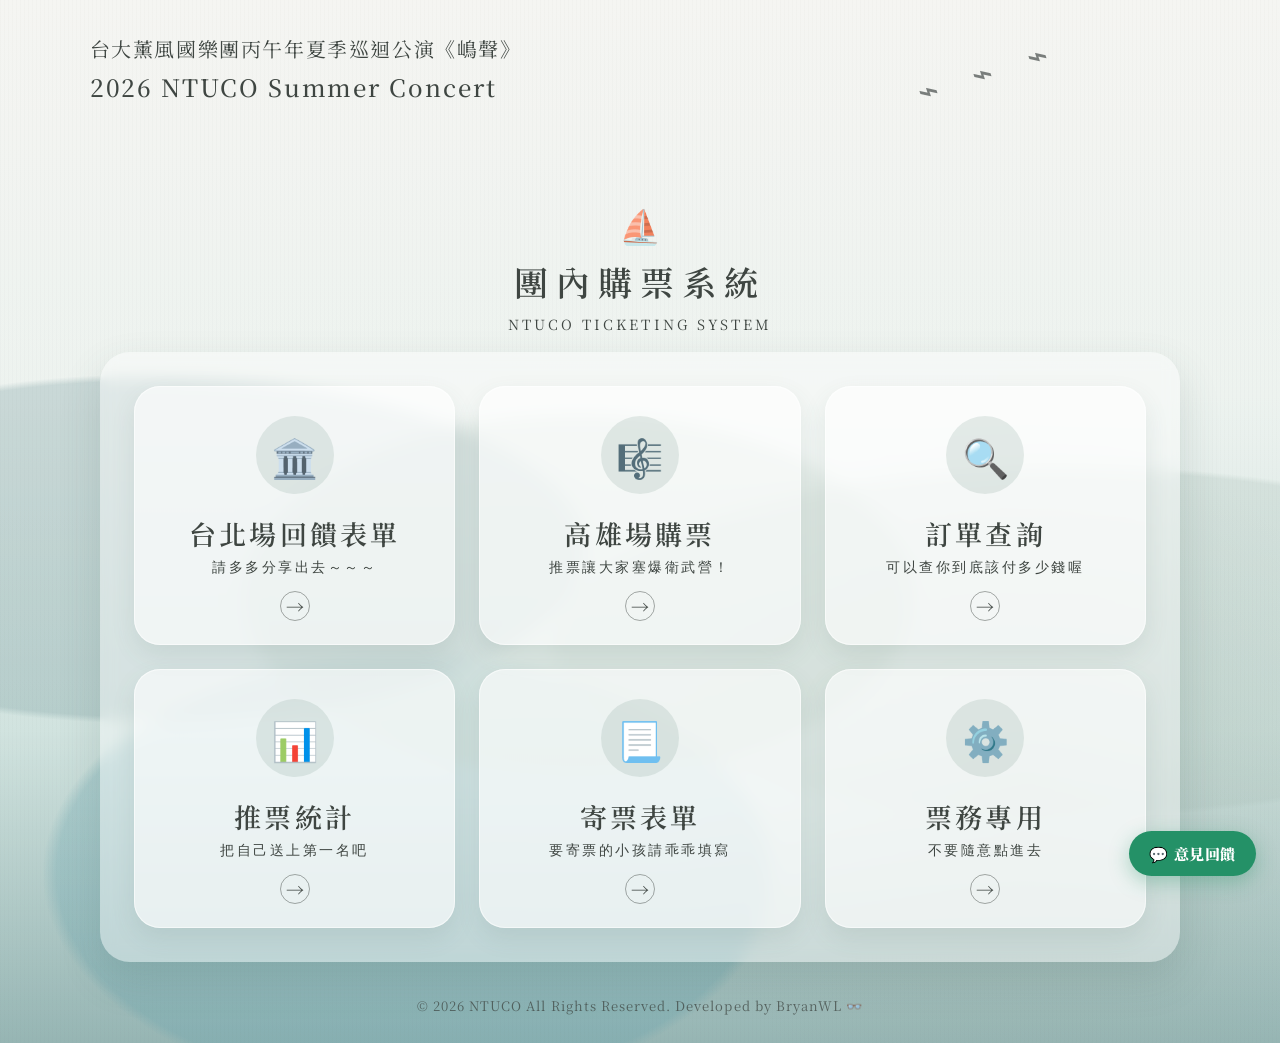
<file: index.html>
<!DOCTYPE html>
<html lang="zh-Hant">
<head>
  <meta charset="UTF-8" />
  <meta name="viewport" content="width=device-width, initial-scale=1.0" />
  <title>《嶋聲》團內購票系統</title>
  <link rel="icon" type="image/png" href="/NTUCO.png">
  <!-- Google Fonts -->
  <link rel="preconnect" href="https://fonts.googleapis.com">
  <link rel="preconnect" href="https://fonts.gstatic.com" crossorigin>
  <link href="https://fonts.googleapis.com/css2?family=Noto+Sans+TC:wght@400;500;700;900&family=Noto+Serif+TC:wght@400;500;700;900&display=swap" rel="stylesheet">
  <!-- CSS -->
  <link rel="stylesheet" href="./index.css" />
</head>

<body>
  <main class="home-page">
    <section class="hero">
      <div class="poster-info">
        <p class="concert-label">台大薰風國樂團丙午年夏季巡迴公演《嶋聲》</p>
        <h1>2026 NTUCO Summer Concert</h1>
      </div>

      <div class="birds">⌁ ⌁ ⌁</div>
    </section>

    <section class="system-title">
      <div class="boat">⛵</div>
      <h2>團內購票系統</h2>
      <p>NTUCO TICKETING SYSTEM</p>
    </section>

    <section class="menu-panel">
      <a href="https://docs.google.com/forms/d/e/1FAIpQLSeY1mgTTUd2XIuNEWbKVqKPxAn4L_a-VATuPXNclLUsxL3Nyg/viewform" class="menu-card">
        <div class="icon">🏛️</div>
        <h3>台北場回饋表單</h3>
        <p>請多多分享出去～～～</p>
        <span>→</span>
      </a>

      <a href="/kaohsiung.html" class="menu-card">
        <div class="icon">🎼</div>
        <h3>高雄場購票</h3>
        <p>推票讓大家塞爆衛武營！</p>
        <span>→</span>
      </a>

      <a href="/orders.html" class="menu-card">
        <div class="icon">🔍</div>
        <h3>訂單查詢</h3>
        <p>可以查你到底該付多少錢喔</p>
        <span>→</span>
      </a>

      <a href="/stats.html" class="menu-card">
        <div class="icon">📊</div>
        <h3>推票統計</h3>
        <p>把自己送上第一名吧</p>
        <span>→</span>
      </a>

      <a href="/consignment.html" class="menu-card">
        <div class="icon">📃</div>
        <h3>寄票表單</h3>
        <p>要寄票的小孩請乖乖填寫</p>
        <span>→</span>
      </a>

      <a href="/admin.html" class="menu-card">
        <div class="icon">⚙️</div>
        <h3>票務專用</h3>
        <p>不要隨意點進去</p>
        <span>→</span>
      </a>
    </section>

    <a href="https://forms.gle/wqxFk67CyarotRYp6" target="_blank" class="floating-feedback-btn" title="填寫意見表單">
        💬 意見回饋
    </a>

    <footer>
      © 2026 NTUCO All Rights Reserved. Developed by BryanWL 👓
    </footer>
  </main>
</body>
</html>
</file>
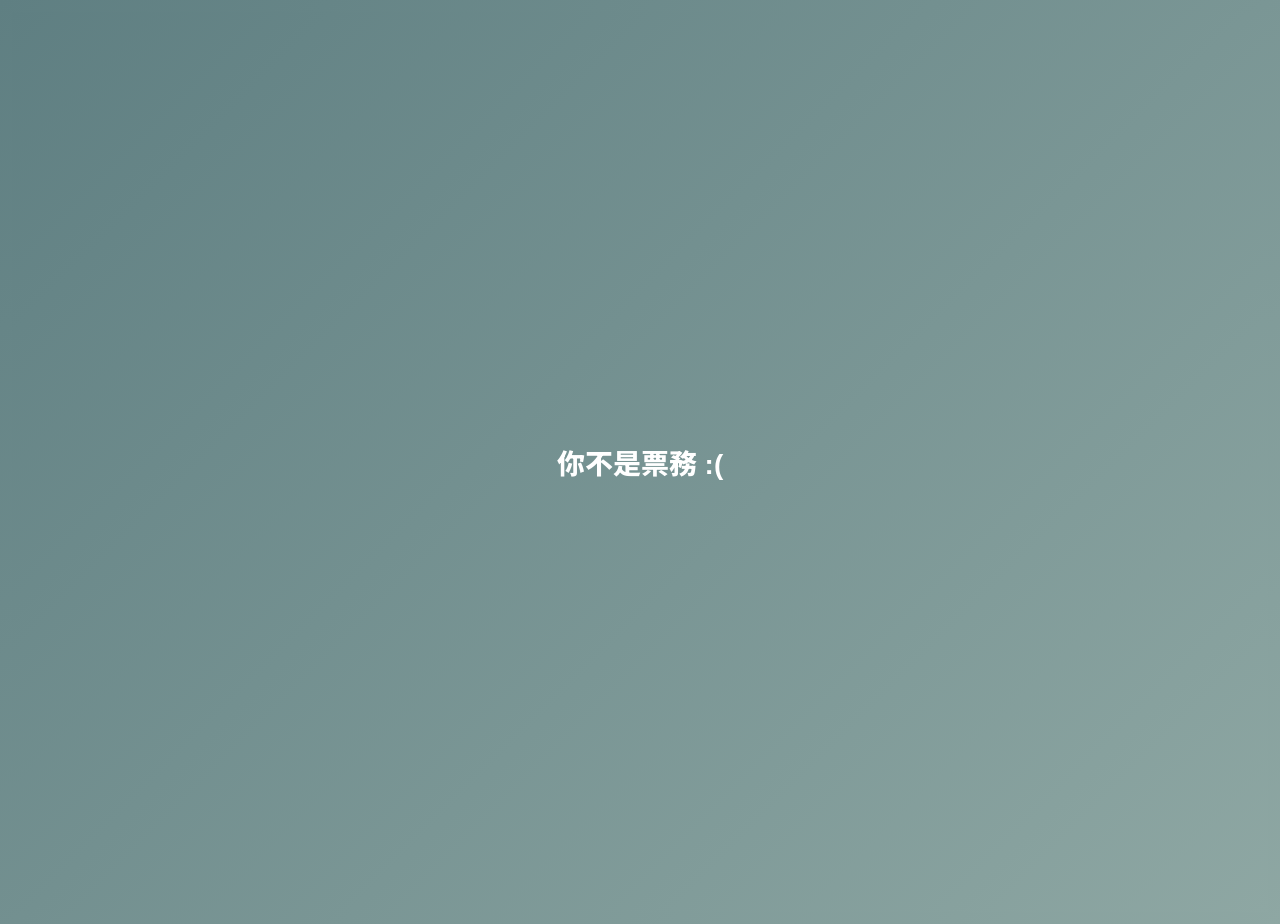
<file: admin.html>
<!DOCTYPE html>
<html lang="zh-Hant">
<head>
    <meta charset="UTF-8" />
    <meta name="viewport" content="width=device-width, initial-scale=1" />
    <title>《嶋聲》票務專用控制台</title>
    <link rel="icon" type="image/png" href="/NTUCO.png">
    <!-- Google Fonts -->
    <link rel="preconnect" href="https://fonts.googleapis.com">
    <link rel="preconnect" href="https://fonts.gstatic.com" crossorigin>
    <link href="https://fonts.googleapis.com/css2?family=Noto+Sans+TC:wght@400;500;700;900&family=Noto+Serif+TC:wght@400;500;700;900&display=swap" rel="stylesheet">
    <!-- CSS -->
    <link rel="stylesheet" href="/admin.css">
</head>
<body class="admin-page">
    <div class="admin-shell">
        <div class="admin-topbar" style="display: flex; align-items: center; justify-content: space-between; gap: 20px; flex-wrap: wrap; border-bottom: 1px solid rgba(0,0,0,0.06); padding-bottom: 16px; margin-bottom: 8px;">
            <div class="admin-title-wrap">
                <h1 style="margin: 0; font-size: 26px;">《嶋聲》票務專用控制台</h1>
                <p style="margin: 4px 0 0; font-size: 13px;">公演現場收單、付款對帳與取票狀態管理</p>
            </div>
        
            <div style="display: flex; align-items: center; gap: 10px; flex-wrap: wrap;">
                <button id="order-open-toggle-btn" type="button" class="order-open-btn" style="height: 36px; min-height: auto; padding: 0 16px; font-size: 13px; border-radius: 10px; margin: 0;">
                    讀取購票狀態中...
                </button>
        
                <div style="display: flex; align-items: center; background: rgba(0,0,0,0.04); padding: 4px; border-radius: 12px; gap: 4px;">
                    <a href="/" class="back-link-btn" style="height: 28px; min-height: auto; padding: 0 12px; font-size: 13px; border-radius: 8px; border: none; background: transparent; color: #555;">
                        🏠 首頁
                    </a>
                    <a href="/booking.html" class="back-link-btn" style="height: 28px; min-height: auto; padding: 0 12px; font-size: 13px; border-radius: 8px; border: none; background: transparent; color: #555;">
                        🎟️ 調票紀錄
                    </a>
                    <a href="/edit.html" class="back-link-btn" style="height: 28px; min-height: auto; padding: 0 12px; font-size: 13px; border-radius: 8px; border: none; background: transparent; color: #555;">
                        ⚙️ 修改資料
                    </a>
                </div>
            </div>
        </div>

        <section class="admin-concert-card" id="admin-concert-card">
            <div>
                <h2>請先選擇場次</h2>
                <p>選擇後才會讀取該場次的訂單資料。</p>
            </div>

            <div class="admin-concert-actions">
                <button class="concert-select-btn" type="button" data-concert="tp">台北場</button>
                <button class="concert-select-btn" type="button" data-concert="kh">高雄場</button>
            </div>
        </section>

        <div class="admin-work-area hidden" id="admin-work-area">
            <div class="admin-current-concert" id="admin-current-concert">
                目前場次：尚未選擇
            </div>

            <!-- 篩選面板：批次儲存功能 -->
            <div style="background: rgba(255,255,255,0.7); padding: 14px 24px; border-radius: 20px; margin: 10px 0; display: flex; align-items: center; justify-content: space-between; flex-wrap: wrap; gap: 16px; box-shadow: 0 4px 12px rgba(0,0,0,0.02);">
                <div class="admin-search-card" style="margin: 0;">
                    <input id="admin-keyword-input" class="admin-search-input" type="text" placeholder="輸入姓名或訂單ID..." style="height: 38px; border-radius: 12px;" />
                    <button id="admin-search-btn" class="admin-search-btn" type="button" style="height: 38px; border-radius: 12px; line-height: 1; padding: 0 20px;">查詢</button>
                </div>

                <!-- 💡 新增：右側按鈕群 -->
                <div style="display: flex; align-items: center; gap: 10px; flex-wrap: wrap;">
                    <!-- 💡 匯出折抵金額清單按鈕 -->
                    <button id="admin-export-discount-btn" class="pill-btn green" type="button" style="height: 38px; border-radius: 12px; display: inline-flex; align-items: center; gap: 6px; min-width: auto; padding: 0 16px; margin: 0; cursor: pointer;">
                        📊 匯出折抵清單
                    </button>

                    <button id="admin-save-changes-btn" class="pill-btn orange" type="button" style="height: 38px; border-radius: 12px; display: inline-flex; align-items: center; gap: 6px; min-width: auto; padding: 0 16px; margin: 0; box-shadow: 0 4px 12px rgba(127,159,152,0.3);">
                        💾 儲存後台變更 <span id="admin-unsaved-badge" style="background:#d64545; color:white; border-radius:50%; width:18px; height:18px; font-size:11px; display:none; align-items:center; justify-content:center; font-weight:900;">0</span>
                    </button>
                </div>
            </div>

            <!-- 金額與票數統計小卡 -->
            <div class="orders-summary-grid hidden" id="admin-summary-grid" style="display: grid; grid-template-columns: 1fr 1fr; gap: 18px; margin: 6px 0 14px;">
                <div class="summary-card" style="min-height: auto; padding: 16px 20px; background: rgba(255,255,255,0.86); border: 1px solid rgba(255,255,255,0.62); border-radius: 20px; box-shadow: 0 12px 28px rgba(45, 65, 62, 0.08);">
                    <div class="summary-card-header" style="display: flex; align-items: center; gap: 12px; margin-bottom: 12px;">
                        <div class="summary-icon" style="width: 36px; height: 36px; border-radius: 12px; display: flex; align-items: center; justify-content: center; background: rgba(127,159,152,0.16); font-size: 18px;">💰</div>
                        <div class="summary-label" style="font-family: 'Noto Serif TC', serif; font-size: 18px; font-weight: 900; color: #2f3c39;">金額統計</div>
                    </div>
                    <div class="summary-metric-row" style="display: flex; align-items: center; justify-content: space-between; margin-bottom: 8px;">
                        <div class="summary-metric-label" style="display: flex; align-items: center; gap: 8px; color: #4e5b58; font-size: 14px; font-weight: 800;">
                            <span class="summary-dot" style="width: 8px; height: 8px; border-radius: 50%; background: #7f9f98;"></span>已付金額
                        </div>
                        <div class="summary-metric-value" id="admin-paid-amount" style="color: #4f6f73; font-size: 18px; font-weight: 900;">$0</div>
                    </div>
                    <div class="summary-metric-row" style="display: flex; align-items: center; justify-content: space-between;">
                        <div class="summary-metric-label" style="display: flex; align-items: center; gap: 8px; color: #4e5b58; font-size: 14px; font-weight: 800;">
                            <span class="summary-dot muted" style="width: 8px; height: 8px; border-radius: 50%; background: #b7bdbc;"></span>未付金額
                        </div>
                        <div class="summary-metric-value" id="admin-unpaid-amount" style="color: #4f6f73; font-size: 18px; font-weight: 900;">$0</div>
                    </div>
                </div>
            
                <div class="summary-card" style="min-height: auto; padding: 16px 20px; background: rgba(255,255,255,0.86); border: 1px solid rgba(255,255,255,0.62); border-radius: 20px; box-shadow: 0 12px 28px rgba(45, 65, 62, 0.08);">
                    <div class="summary-card-header" style="display: flex; align-items: center; gap: 12px; margin-bottom: 12px;">
                        <div class="summary-icon" style="width: 36px; height: 36px; border-radius: 12px; display: flex; align-items: center; justify-content: center; background: rgba(127,159,152,0.16); font-size: 18px;">🎟️</div>
                        <div class="summary-label" style="font-family: 'Noto Serif TC', serif; font-size: 18px; font-weight: 900; color: #2f3c39;">票數統計</div>
                    </div>
                    <div class="summary-metric-row" style="display: flex; align-items: center; justify-content: space-between; margin-bottom: 8px;">
                        <div class="summary-metric-label" style="display: flex; align-items: center; gap: 8px; color: #4e5b58; font-size: 14px; font-weight: 800;">
                            <span class="summary-dot" style="width: 8px; height: 8px; border-radius: 50%; background: #7f9f98;"></span>已取票數
                        </div>
                        <div class="summary-metric-value" style="color: #4f6f73; font-size: 18px; font-weight: 900;"><span id="admin-picked-count">0</span> 張</div>
                    </div>
                    <div class="summary-metric-row" style="display: flex; align-items: center; justify-content: space-between;">
                        <div class="summary-metric-label" style="display: flex; align-items: center; gap: 8px; color: #4e5b58; font-size: 14px; font-weight: 800;">
                            <span class="summary-dot muted" style="width: 8px; height: 8px; border-radius: 50%; background: #b7bdbc;"></span>未取票數
                        </div>
                        <div class="summary-metric-value" style="color: #4f6f73; font-size: 18px; font-weight: 900;"><span id="admin-unpicked-count">0</span> 張</div>
                    </div>
                </div>
            </div>

            <!-- 主資料表格 -->
            <div class="admin-table-card">
                <div class="admin-table-scroll">
                    <table class="admin-table">
                        <thead>
                            <tr>
                                <th style="width: 150px;">訂單日期與時間</th>
                                <th style="width: 140px;">訂單ID</th>
                                <th style="width: 100px;">姓名</th>
                                <th style="width: 100px;">排數</th>
                                <th style="width: 140px;">座位</th>
                                <th style="width: 90px;">票價</th>
                                <th style="width: 180px;">備註</th>
                                <th style="width: 110px;">防護</th>
                                <th style="width: 140px;">取票狀態</th>
                                <th style="width: 140px;">付款狀態</th>
                                <th style="width: 150px;">OT訂單號碼</th>
                            </tr>
                        </thead>
                        <tbody id="admin-orders-tbody">
                            <tr>
                                <td colspan="11" class="empty-state">請先選擇場次</td>
                            </tr>
                        </tbody>
                    </table>
                </div>
            </div>

            <!-- 📊 每日現場帳務核對面板 -->
            <div class="admin-table-card" style="margin-top: 24px; padding: 22px; background: rgba(255,255,255,0.9);">
                <div style="display: flex; align-items: center; justify-content: space-between; flex-wrap: wrap; gap: 14px; margin-bottom: 16px;">
                    <div>
                        <h2 style="margin: 0; font-family: 'Noto Serif TC', serif; font-size: 20px; font-weight: 900; color: #2f3c39;">📊 每日現場帳務核對</h2>
                        <p style="margin: 4px 0 0; font-size: 13px; color: #6b7471;">依據 Google Sheet 中 P 欄與 Q 欄統計當日現場收受之金額明細</p>
                    </div>
                    <div style="display: flex; align-items: center; gap: 16px; flex-wrap: wrap;">
                        <div style="display: flex; align-items: center; gap: 6px;">
                            <span style="font-weight: 800; font-size: 14px;">🔍 篩選：</span>
                            <input id="finance-filter-input" type="text" placeholder="輸入人名、現金或轉帳..." style="width: 180px; height: 34px; border-radius: 10px; padding: 0 10px; font-size: 13px; border: 2px solid #d8d8d8; outline: none;" />
                        </div>

                        <div style="display: flex; align-items: center; gap: 6px;">
                            <span style="font-weight: 800; font-size: 14px;">📅 選擇對帳日期：</span>
                            <select id="finance-date-select" class="admin-search-input" style="width: 140px; height: 36px; border-radius: 10px; padding: 0 8px; margin:0; font-size: 13px; border: 2px solid #d8d8d8; background:#fff; outline:none; cursor:pointer;">
                                <option value="">讀取中...</option>
                            </select>
                        </div>
                    </div>
                </div> <!-- 💡 Bug 修正：在這裡補上了閉合的 div，避免佈局塌陷 -->

                <div style="display: grid; grid-template-columns: repeat(auto-fit, minmax(180px, 1fr)); gap: 14px; margin-bottom: 16px;">
                    <div style="background: #e7efff; padding: 14px; border-radius: 14px; text-align: center; border: 1px solid #c7dcff;">
                        <div style="font-size: 13px; font-weight: 800; color: #356fcb; margin-bottom: 4px;">🔵 今日現金總收</div>
                        <div id="finance-cash-sum" style="font-size: 20px; font-weight: 900; color: #1e4ba3;">$0</div>
                    </div>
                    <div style="background: #e9f7ef; padding: 14px; border-radius: 14px; text-align: center; border: 1px solid #ccefdc;">
                        <div style="font-size: 13px; font-weight: 800; color: #249167; margin-bottom: 4px;">🟢 今日轉帳總收</div>
                        <div id="finance-bank-sum" style="font-size: 20px; font-weight: 900; color: #166645;">$0</div>
                    </div>
                    <div style="background: #fff6e5; padding: 14px; border-radius: 14px; text-align: center; border: 1px solid #ffdcb3;">
                        <div style="font-size: 13px; font-weight: 800; color: #b86d14; margin-bottom: 4px;">💻 當日總收入 (筆數)</div>
                        <div id="finance-grand-sum" style="font-size: 20px; font-weight: 900; color: #8f5005;">$0 (<span id="finance-count">0</span>筆)</div>
                    </div>
                </div>

                <div class="admin-table-scroll" style="max-height: 280px; border-radius: 14px;">
                    <table class="admin-table" style="min-width: 800px;">
                        <thead>
                            <tr style="background: #f7f7f7;">
                                <th style="width: 80px; padding: 10px;">時間</th>
                                <th style="width: 100px; padding: 10px;">姓名</th>
                                <th style="width: 100px; padding: 10px;">收款模式</th>
                                <th style="width: 90px; padding: 10px;">金額</th>
                                <th style="width: 160px; padding: 10px;">座位明細</th>
                                <th style="width: 120px; padding: 10px;">訂單ID</th>
                                <th style="width: 150px; padding: 10px;">備註</th>
                            </tr>
                        </thead>
                        <tbody id="finance-tbody">
                            <tr>
                                <td colspan="7" class="empty-state" style="padding: 16px;">暫無對帳明細</td>
                            </tr>
                        </tbody>
                    </table>
                </div>
            </div>
        </div>
    </div>

    <script>
        let authed = false;
        let currentConcert = null;
        const concertLabels = { tp: "台北場", kh: "高雄場" };
        
        let adminUnsavedChanges = {}; 
        const financeDateSelect = document.getElementById("finance-date-select");

        function requireConcertSelected() {
            if (currentConcert) return true;
            alert("請先選擇台北場或高雄場");
            return false;
        }

        function showUnauthorized() {
            document.body.innerHTML = `
                <div style="min-height: 100vh; display: flex; align-items: center; justify-content: center; font-family: Arial, 'Noto Sans TC', sans-serif; background: linear-gradient(135deg, #5f7f82, #8ea7a3); color: white; font-size: 28px; font-weight: 800;">
                    你不是票務 :(
                </div>
            `;
        }
        
        async function requirePassword() {
            if (sessionStorage.getItem("admin_ok") === "1") {
                authed = true;
                return true;
            }
            const input = prompt("請輸入密碼");
            if (!input) { showUnauthorized(); return false; }
            const res = await fetch("/api/admin/login", {
                method: "POST",
                headers: { "Content-Type": "application/json" },
                body: JSON.stringify({ password: input })
            });
            const raw = await res.text();
            let data;
            try { data = JSON.parse(raw); } catch { showUnauthorized(); return false; }
            if (res.ok && data.success) {
                sessionStorage.setItem("admin_ok", "1");
                authed = true;
                return true;
            }
            alert(data.message || "你不是票務 :(");
            showUnauthorized();
            return false;
        }

        let currentKeyword = "";

        function escapeHtml(text) {
            return String(text ?? "")
                .replaceAll("&", "&amp;")
                .replaceAll("<", "&lt;")
                .replaceAll(">", "&gt;")
                .replaceAll('"', "&quot;")
                .replaceAll("'", "&#039;");
        }

        function lockButtonHtml(order, changeKey) {
            let currentLock = "active";
            if (adminUnsavedChanges[changeKey]?.order_status !== undefined) {
                currentLock = adminUnsavedChanges[changeKey].order_status;
            } else {
                currentLock = order.order_status;
            }

            if (currentLock === "locked") {
                return `<button class="admin-lock-toggle-btn pill-btn dark" style="height:34px; font-size:13px; min-width:80px; padding:0 10px;" type="button" data-key="${changeKey}">🔒 鎖定</button>`;
            }
            return `<button class="admin-lock-toggle-btn pill-btn cyan" style="height:34px; font-size:13px; min-width:80px; padding:0 10px;" type="button" data-key="${changeKey}">🔓 開放</button>`;
        }

        function renderAdminOrders(orders) {
            const tbody = document.getElementById("admin-orders-tbody");
            if (!tbody) return;

            const summaryGrid = document.getElementById("admin-summary-grid");
            const paidAmountEl = document.getElementById("admin-paid-amount");
            const unpaidAmountEl = document.getElementById("admin-unpaid-amount");
            const pickedCountEl = document.getElementById("admin-picked-count");
            const unpickedCountEl = document.getElementById("admin-unpicked-count");

            if (!orders.length) {
                tbody.innerHTML = `<tr><td colspan="11" class="empty-state">查無資料</td></tr>`;
                summaryGrid?.classList.add("hidden");
                return;
            }

            let paidAmount = 0; let unpaidAmount = 0; let pickedCount = 0; let unpickedCount = 0;
            orders.forEach(order => {
                const ticketVolume = Array.isArray(order.seats) ? order.seats.length : 0; 
                const orderPrice = Number(order.price || 0); 
                if (order.payment_done) { paidAmount += orderPrice; } else { unpaidAmount += orderPrice; }
                if (order.picked_up) { pickedCount += ticketVolume; } else { unpickedCount += ticketVolume; }
            });

            if (paidAmountEl) paidAmountEl.textContent = `$${paidAmount.toLocaleString()}`;
            if (unpaidAmountEl) unpaidAmountEl.textContent = `$${unpaidAmount.toLocaleString()}`;
            if (pickedCountEl) pickedCountEl.textContent = pickedCount;
            if (unpickedCountEl) unpickedCountEl.textContent = unpickedCount;

            summaryGrid?.classList.toggle("hidden", !currentKeyword);

            const pickupColorMap = { "未調票": "gray", "已調票": "cyan", "開放取票": "green", "已取票": "blue" };
            const paymentColorMap = { "未付": "gray", "已付 [現金]": "blue", "已付 [轉帳]": "green" };

            tbody.innerHTML = orders.map(order => {
                const changeKey = `${order.order_id}_${order.floor}_${order.row_label}`;
                
                let currentPickup = "未調票";
                if (adminUnsavedChanges[changeKey]?.pickup_status !== undefined) {
                    currentPickup = adminUnsavedChanges[changeKey].pickup_status;
                } else if (order.picked_up) {
                    currentPickup = "已取票";
                } else if (order.pickup_open) {
                    currentPickup = "開放取票";
                } else if (order.ticket_adjusted) {
                    currentPickup = "已調票";
                }

                let currentPayment = "未付";
                if (adminUnsavedChanges[changeKey]?.payment_status !== undefined) {
                    currentPayment = adminUnsavedChanges[changeKey].payment_status;
                } else if (order.payment_done) {
                    if (order.payment_mode === "bank") {
                        currentPayment = "已付 [轉帳]";
                    } else {
                        currentPayment = "已付 [現金]";
                    }
                }

                return `
                    <tr>
                        <td class="info-text" style="font-size:13px;">${escapeHtml(order.datetime)}</td>
                        <td class="info-text" style="font-size:13px;">${escapeHtml(order.order_id)}</td>
                        <td class="info-text" style="font-weight:bold;">${escapeHtml(order.name)}</td>
                        <td class="info-text">${escapeHtml(order.floor)}${escapeHtml(order.row_label)}排</td>
                        <td class="info-text seats-cell">${order.seats.map(seat => `${seat}`).join("、")}</td>
                        <td class="info-text" style="font-weight:bold; color:var(--admin-main);">$${order.price}</td>
                        <td>
                            <input id="admin-note-${escapeHtml(order.order_id)}" class="note-input" type="text" value="${escapeHtml(order.note || "")}" placeholder="點擊填寫備註..." style="height:36px; border-radius:10px; width:100%;" onblur="updateSingleNote('${escapeHtml(order.order_id)}', '${escapeHtml(order.floor)}', '${escapeHtml(order.row_label)}', this.value)" />
                        </td>
                        <td><div class="cell-center">${lockButtonHtml(order, changeKey)}</div></td>
                        
                        <!-- 取票狀態選單 -->
                        <td>
                            <div class="cell-center">
                                <select class="pickup-status-select pill-btn ${pickupColorMap[currentPickup] || 'gray'}" data-key="${changeKey}" style="width:120px; height:36px; border-radius:10px; font-size:13px; text-align-last:center; cursor:pointer; border:1px solid #ddd;">
                                    <option value="未調票" ${currentPickup === '未調票' ? 'selected' : ''}>未調票</option>
                                    <option value="已調票" ${currentPickup === '已調票' ? 'selected' : ''}>已調票</option>
                                    <option value="開放取票" ${currentPickup === '開放取票' ? 'selected' : ''}>開放取票</option>
                                    <option value="已取票" ${currentPickup === '已取票' ? 'selected' : ''}>已取票</option>
                                </select>
                            </div>
                        </td>

                        <!-- 付款狀態選單 -->
                        <td>
                            <div class="cell-center">
                                <select class="payment-status-select pill-btn ${paymentColorMap[currentPayment] || 'gray'}" data-key="${changeKey}" style="width:120px; height:36px; border-radius:10px; font-size:13px; text-align-last:center; cursor:pointer; border:1px solid #ddd;">
                                    <option value="未付" ${currentPayment === '未付' ? 'selected' : ''}>未付</option>
                                    <option value="已付 [現金]" ${currentPayment === '已付 [現金]' ? 'selected' : ''}>已付 [現金]</option>
                                    <option value="已付 [轉帳]" ${currentPayment === '已付 [轉帳]' ? 'selected' : ''}>已付 [轉帳]</option>
                                </select>
                            </div>
                        </td>

                        <td class="info-text" style="font-size:13px; color:#666;">${escapeHtml(order.ot_order_id || "無")}</td>
                    </tr>
                `;
            }).join("");

            // 重新綁定事件監聽
            document.querySelectorAll(".pickup-status-select").forEach(selectEl => {
                selectEl.addEventListener("change", (e) => {
                    const nextVal = e.target.value;
                    const key = selectEl.getAttribute("data-key");
                    selectEl.className = `pickup-status-select pill-btn ${pickupColorMap[nextVal] || 'gray'}`;
                    
                    if(!adminUnsavedChanges[key]) adminUnsavedChanges[key] = {};
                    adminUnsavedChanges[key].pickup_status = nextVal;
                    
                    const trEl = selectEl.closest("tr");
                    const paySel = trEl.querySelector(".payment-status-select");
                    adminUnsavedChanges[key].payment_status = paySel.value;
                    updateAdminUnsavedBadge();
                });
            });

            document.querySelectorAll(".payment-status-select").forEach(selectEl => {
                selectEl.addEventListener("change", (e) => {
                    const nextVal = e.target.value;
                    const key = selectEl.getAttribute("data-key");
                    selectEl.className = `payment-status-select pill-btn ${paymentColorMap[nextVal] || 'gray'}`;
                    
                    if(!adminUnsavedChanges[key]) adminUnsavedChanges[key] = {};
                    adminUnsavedChanges[key].payment_status = nextVal;

                    const trEl = selectEl.closest("tr");
                    const pickSel = trEl.querySelector(".pickup-status-select");
                    adminUnsavedChanges[key].pickup_status = pickSel.value;
                    updateAdminUnsavedBadge();
                });
            });

            document.querySelectorAll(".admin-lock-toggle-btn").forEach(btnEl => {
                btnEl.addEventListener("click", (e) => {
                    const key = btnEl.getAttribute("data-key");
                    if (!adminUnsavedChanges[key]) adminUnsavedChanges[key] = {};
                    
                    const trEl = btnEl.closest("tr");
                    const pickSel = trEl.querySelector(".pickup-status-select");
                    const paySel = trEl.querySelector(".payment-status-select");
                    
                    const isCurrentlyLocked = btnEl.classList.contains("dark");
                    const nextLockStatus = isCurrentlyLocked ? "active" : "locked";
                    
                    if (nextLockStatus === "locked") {
                        btnEl.className = "admin-lock-toggle-btn pill-btn dark";
                        btnEl.textContent = "🔒 鎖定";
                    } else {
                        btnEl.className = "admin-lock-toggle-btn pill-btn cyan";
                        btnEl.textContent = "🔓 開放";
                    }
                    
                    adminUnsavedChanges[key].order_status = nextLockStatus;
                    adminUnsavedChanges[key].pickup_status = pickSel.value;
                    adminUnsavedChanges[key].payment_status = paySel.value;
                    
                    updateAdminUnsavedBadge();
                });
            });
        }

        function updateAdminUnsavedBadge() {
            const badge = document.getElementById("admin-unsaved-badge");
            const count = Object.keys(adminUnsavedChanges).length;
            if (badge) {
                if (count > 0) { badge.style.display = "inline-flex"; badge.textContent = count; } 
                else { badge.style.display = "none"; }
            }
        }

        // 一鍵批次儲存變更
        document.getElementById("admin-save-changes-btn").addEventListener("click", async () => {
            const changeKeys = Object.keys(adminUnsavedChanges);
            if (changeKeys.length === 0) { alert("目前沒有任何狀態被修改，不需要儲存功能。"); return; }

            const updates = changeKeys.map(key => {
                const parts = key.split("_");
                return { 
                    order_id: parts[0], floor: parts[1], row_label: parts[2], 
                    pickup_status: adminUnsavedChanges[key].pickup_status,
                    payment_status: adminUnsavedChanges[key].payment_status,
                    order_status: adminUnsavedChanges[key].order_status
                };
            });

            const btn = document.getElementById("admin-save-changes-btn");
            btn.textContent = "正在同步中..."; btn.disabled = true;

            const res = await fetch(`/api/admin/orders/batch-update-workflow?mode=${encodeURIComponent(currentConcert)}`, {
                method: "PATCH",
                headers: { "Content-Type": "application/json" },
                body: JSON.stringify({ updates })
            });
            const data = await res.json();

            btn.textContent = "💾 儲存後台變更"; btn.disabled = false;

            if (res.ok && data.success) {
                alert(data.message);
                adminUnsavedChanges = {};
                updateAdminUnsavedBadge();
                await searchAdminOrders();
                await loadDailyFinanceData(financeDateSelect.value);
            } else {
                alert(`儲存失敗：${data.message}`);
            }
        });

        // Finance
        let currentFinanceDetails = []; 

        async function loadDailyFinanceData(chosenDate = null) {
            const fDateSelect = document.getElementById("finance-date-select");
            if (!fDateSelect) return;
            
            const filterInput = document.getElementById("finance-filter-input");
            if (filterInput && !chosenDate) filterInput.value = "";
            
            if (!currentConcert) {
                fDateSelect.innerHTML = '<option value="">請先選擇場次</option>';
                const cashEl = document.getElementById("finance-cash-sum");
                const bankEl = document.getElementById("finance-bank-sum");
                const grandEl = document.getElementById("finance-grand-sum");
                const countEl = document.getElementById("finance-count");
                if (cashEl) cashEl.textContent = "$0";
                if (bankEl) bankEl.textContent = "$0";
                if (grandEl) grandEl.textContent = "$0";
                if (countEl) countEl.textContent = "0";
                
                const fTbody = document.getElementById("finance-tbody");
                if (fTbody) fTbody.innerHTML = `<tr><td colspan="7" class="empty-state" style="padding:16px;">請先選擇台北場或高雄場以讀取財務資料。</td></tr>`;
                return;
            }
            
            const params = new URLSearchParams();
            params.set("mode", currentConcert);
            if (chosenDate && typeof chosenDate === "string" && chosenDate.trim() !== "") {
                params.set("date", chosenDate.trim());
            }
            
            try {
                const res = await fetch(`/api/admin/orders/daily-finance?${params.toString()}`);
                const data = await res.json();
                
                if (!res.ok || !data.success) {
                    fDateSelect.innerHTML = '<option value="">讀取財務失敗</option>';
                    return;
                }
                
                const currentSelected = data.target_date;
                fDateSelect.innerHTML = "";
                
                if (!data.available_dates || data.available_dates.length === 0) {
                    fDateSelect.innerHTML = '<option value="">暫無對帳歷史</option>';
                } else {
                    data.available_dates.forEach(d => {
                        const opt = document.createElement("option"); opt.value = d; opt.textContent = d;
                        if (d === currentSelected) opt.selected = true;
                        fDateSelect.appendChild(opt);
                    });
                }
                
                currentFinanceDetails = data.details || [];
                renderFinanceTable(filterInput ? filterInput.value.trim() : "");
                
            } catch (err) { 
                console.error("財務明細載入出錯:", err); 
                fDateSelect.innerHTML = '<option value="">連線發生錯誤</option>';
            }
        }

        function renderFinanceTable(filterKeyword = "") {
            const fTbody = document.getElementById("finance-tbody");
            if (!fTbody) return;

            const target = filterKeyword.toLowerCase().trim();

            const filteredData = currentFinanceDetails.filter(item => {
                if (!target) return true;
                return item.name.toLowerCase().includes(target) || 
                       item.mode.toLowerCase().includes(target);
            });

            let filteredCash = 0;
            let filteredBank = 0;
            filteredData.forEach(item => {
                if (item.mode === "現金") filteredCash += item.price;
                else if (item.mode === "轉帳") filteredBank += item.price;
            });

            const cashSumEl = document.getElementById("finance-cash-sum");
            const bankSumEl = document.getElementById("finance-bank-sum");
            const grandSumEl = document.getElementById("finance-grand-sum");
            const countEl = document.getElementById("finance-count");

            if (cashSumEl) cashSumEl.textContent = `$${filteredCash.toLocaleString()}`;
            if (bankSumEl) bankSumEl.textContent = `$${filteredBank.toLocaleString()}`;
            if (grandSumEl) grandSumEl.textContent = `$${(filteredCash + filteredBank).toLocaleString()}`;
            if (countEl) countEl.textContent = filteredData.length;

            if (filteredData.length === 0) {
                fTbody.innerHTML = `<tr><td colspan="7" class="empty-state" style="padding:16px;">沒有符合篩選條件「${escapeHtml(filterKeyword)}」的帳務明細。</td></tr>`;
                return;
            }

            fTbody.innerHTML = filteredData.map(item => {
                const modePillClass = item.mode === "現金" ? "pill-btn blue" : "pill-btn green";
                return `
                    <tr>
                        <td style="font-size:13px; padding:10px;">${escapeHtml(item.time)}</td>
                        <td style="font-weight:bold; padding:10px;">${escapeHtml(item.name)}</td>
                        <td style="padding:10px;"><span class="${modePillClass}" style="height:26px; font-size:12px; padding:0 8px; min-width:60px; display:inline-flex; align-items:center; justify-content:center; border-radius:6px;">${escapeHtml(item.mode)}</span></td>
                        <td style="font-weight:bold; color:var(--admin-main); padding:10px;">$${item.price}</td>
                        <td style="font-size:13px; padding:10px; text-align:left !important;">${escapeHtml(item.seat)}</td>
                        <td style="font-size:12px; color:#666; padding:10px;">${escapeHtml(item.order_id)}</td>
                        <td style="font-size:13px; color:#555; padding:10px; text-align:left !important;">${escapeHtml(item.note || "-")}</td>
                    </tr>
                `;
            }).join("");
        }

        document.getElementById("finance-filter-input").addEventListener("input", (e) => {
            renderFinanceTable(e.target.value);
        });

        financeDateSelect.addEventListener("change", (e) => { 
            loadDailyFinanceData(e.target.value); 
        });

        async function searchAdminOrders() {
            if (!authed) return;
            if (!requireConcertSelected()) return;
            const input = document.getElementById("admin-keyword-input");
            const keyword = input.value.trim(); currentKeyword = keyword;
            const params = new URLSearchParams();
            params.set("mode", currentConcert);
            if (keyword) params.set("keyword", keyword);
            const res = await fetch(`/api/admin/orders?${params.toString()}`);
            const data = await res.json();
            if (!res.ok || !data.success) { alert(data.message || "查詢失敗"); return; }
            renderAdminOrders(data.orders || []);
        }

        async function toggleLock(orderId, floor, rowLabel) {
            if (!authed) return;
            const url = `/api/admin/orders/${encodeURIComponent(orderId)}/lock?mode=${encodeURIComponent(currentConcert)}&floor=${encodeURIComponent(floor)}&row_label=${encodeURIComponent(rowLabel)}`;
            const res = await fetch(url, { method: "PATCH" });
            if (res.ok) searchAdminOrders();
        }

        document.getElementById("admin-search-btn").addEventListener("click", searchAdminOrders);
        document.getElementById("admin-keyword-input").addEventListener("keydown", (e) => { if (e.key === "Enter") searchAdminOrders(); });
    
        function setAdminEmptyState(message) {
            const tbody = document.getElementById("admin-orders-tbody");
            if (tbody) tbody.innerHTML = `<tr><td colspan="11" class="empty-state">${escapeHtml(message)}</td></tr>`;
        }

        async function selectConcert(concertCode) {
            if (!authed) return;
            currentConcert = concertCode;
            sessionStorage.setItem("admin_concert", concertCode);
            
            document.querySelectorAll(".concert-select-btn").forEach(btn => {
                btn.classList.toggle("active", btn.dataset.concert === concertCode);
            });
            
            const workArea = document.getElementById("admin-work-area");
            document.getElementById("admin-current-concert").textContent = `目前場次：${concertLabels[concertCode]}`;
            workArea?.classList.remove("hidden");
            
            setAdminEmptyState(`${concertLabels[concertCode]}資料載入中...`);
            
            await loadOrderOpenStatus();
            await searchAdminOrders();
            await loadDailyFinanceData(null); 
        }

        document.querySelectorAll(".concert-select-btn").forEach(btn => {
            btn.addEventListener("click", () => { selectConcert(btn.dataset.concert); });
        });

        // 💡 點擊觸發匯出折抵金額清單 CSV (Excel) 檔案下載
        document.getElementById("admin-export-discount-btn").addEventListener("click", () => {
            if (!authed) return;
            window.location.href = "/api/admin/export-discount-list";
        });

        window.onload = async () => {
            const ok = await requirePassword();
            if (!ok) return;
            setAdminEmptyState("請先選擇台北場或高雄場");
            await loadDailyFinanceData("");
            const savedConcert = sessionStorage.getItem("admin_concert");
            if (savedConcert === "tp" || savedConcert === "kh") selectConcert(savedConcert);
        };

        const toggleBtn = document.getElementById("order-open-toggle-btn");
        async function loadOrderOpenStatus() {
            if (!currentConcert) return;
            const res = await fetch(`/api/${currentConcert}/seats`);
            const data = await res.json();
            renderOrderOpenButton(data.order_open);
        }
        
        function renderOrderOpenButton(isOpen) {
            const label = concertLabels[currentConcert] || "目前場次";
            toggleBtn.textContent = isOpen ? `${label}購票開放中｜點擊關閉` : `${label}購票已關閉｜點擊開放`;
            toggleBtn.className = isOpen ? "order-open-btn is-open" : "order-open-btn is-closed";
        }
        
        toggleBtn.addEventListener("click", async () => {
            if (!confirm("確定要切換購票開放狀態嗎？")) return;
            if (!requireConcertSelected()) return;
            const res = await fetch(`/api/admin/toggle-order-open?mode=${encodeURIComponent(currentConcert)}`, { method: "POST" });
            const data = await res.json();
            if (data.success) renderOrderOpenButton(data.order_open);
        });
    </script>
</body>
</html>
</file>
<file: index.css>
* {
  box-sizing: border-box;
}

body {
  margin: 0;
  font-family: "Noto Serif TC", "Songti TC", "PMingLiU", serif;
  color: #3f4642;
  background:
    radial-gradient(circle at 80% 75%, rgba(130, 145, 130, 0.22), transparent 28%),
    linear-gradient(to bottom, #f3f3ef 0%, #e9f0ec 38%, #c7ddd8 70%, #7fa5a3 100%);
  min-height: 100vh;
}

.home-page {
  min-height: 100vh;
  padding: 34px 7vw 28px;
  position: relative;
  overflow: hidden;
}

.home-page::before {
  content: "";
  position: absolute;
  inset: 26% -10% 0;
  background:
    radial-gradient(ellipse at 18% 36%, rgba(80, 126, 130, 0.36) 0 24%, transparent 25%),
    radial-gradient(ellipse at 46% 42%, rgba(123, 158, 137, 0.34) 0 28%, transparent 29%),
    radial-gradient(ellipse at 78% 48%, rgba(153, 179, 170, 0.38) 0 30%, transparent 31%),
    radial-gradient(ellipse at 35% 78%, rgba(60, 139, 153, 0.35) 0 25%, transparent 26%);
  opacity: 0.8;
  z-index: 0;
}

.home-page::after {
  content: "";
  position: absolute;
  inset: 0;
  background-image:
    linear-gradient(rgba(255,255,255,0.18), rgba(255,255,255,0.18)),
    repeating-linear-gradient(90deg, rgba(80,80,80,0.025) 0 1px, transparent 1px 4px);
  pointer-events: none;
  z-index: 1;
}

.hero,
.system-title,
.menu-panel,
footer {
  position: relative;
  z-index: 2;
}

.hero {
  min-height: 160px;
}

.concert-label {
  margin: 0 0 6px;
  font-size: 20px;
  letter-spacing: 0.08em;
}

.poster-info h1 {
  margin: 0;
  font-size: 24px;
  font-weight: 500;
  letter-spacing: 0.08em;
}

.dates {
  margin-top: 40px;
  display: grid;
  gap: 22px;
}

.date-block {
  display: flex;
  align-items: center;
  gap: 24px;
}

.date-main {
  font-size: 74px;
  line-height: 1;
  color: #1d1d1b;
  letter-spacing: -0.04em;
}

.time {
  display: block;
  font-size: 26px;
  margin-bottom: 4px;
}

.date-block strong {
  display: block;
  font-size: 25px;
  font-weight: 600;
}

.date-block small {
  display: block;
  font-size: 14px;
  margin-top: 3px;
}

.birds {
  position: absolute;
  top: 10px;
  right: 10vw;
  font-size: 34px;
  letter-spacing: 14px;
  transform: rotate(-18deg);
  color: rgba(55, 62, 60, 0.65);
}

.system-title {
  text-align: center;
  margin-top: 6px;
  margin-bottom: 18px;
}

.boat {
  font-size: 34px;
  margin-bottom: 8px;
  opacity: 0.7;
}

.system-title h2 {
  margin: 0;
  font-size: 34px;
  letter-spacing: 0.24em;
  font-weight: 600;
}

.system-title p {
  margin: 8px 0 0;
  font-size: 14px;
  letter-spacing: 0.22em;
}

.menu-panel {
  max-width: 1080px;
  margin: 0 auto;
  padding: 34px;
  border-radius: 30px;
  background: rgba(255, 255, 255, 0.42);
  backdrop-filter: blur(8px);
  box-shadow: 0 18px 42px rgba(64, 91, 89, 0.16);
  display: grid;
  grid-template-columns: repeat(3, 1fr);
  gap: 24px;
}

.menu-card {
  min-height: 210px;
  padding: 30px 20px 24px;
  border-radius: 26px;
  background: rgba(255, 255, 255, 0.62);
  text-decoration: none;
  color: #3f4642;
  text-align: center;
  box-shadow: inset 0 0 0 1px rgba(255,255,255,0.55),
              0 10px 24px rgba(74, 96, 94, 0.11);
  transition: transform 0.25s ease, background 0.25s ease, box-shadow 0.25s ease;
}

.menu-card:hover {
  transform: translateY(-6px);
  background: rgba(255, 255, 255, 0.82);
  box-shadow: 0 16px 32px rgba(63, 91, 89, 0.18);
}

.icon {
  width: 78px;
  height: 78px;
  margin: 0 auto 20px;
  border-radius: 50%;
  background: rgba(129, 160, 152, 0.2);
  display: flex;
  align-items: center;
  justify-content: center;
  font-size: 38px;
}

.menu-card h3 {
  margin: 0;
  font-size: 27px;
  font-weight: 600;
  letter-spacing: 0.12em;
}

.menu-card p {
  margin: 6px 0 14px;
  font-family: Georgia, serif;
  font-size: 14px;
  letter-spacing: 0.18em;
}

.menu-card span {
  display: inline-flex;
  width: 30px;
  height: 30px;
  border: 1px solid rgba(63, 70, 66, 0.45);
  border-radius: 50%;
  align-items: center;
  justify-content: center;
  font-size: 18px;
}

footer {
  margin-top: 34px;
  text-align: center;
  font-size: 13px;
  letter-spacing: 0.08em;
  opacity: 0.75;
}

/* =========================================================
   漂浮意見表單按鈕 (Floating Feedback Button)
========================================================= */
.floating-feedback-btn {
    position: fixed;
    right: 24px;
    bottom: 24px;
    z-index: 9999; 

    display: inline-flex;
    align-items: center;
    justify-content: center;
    gap: 6px;
    
    padding: 12px 20px;
    border-radius: 999px;
    background: #249167; 
    color: white;
    
    font-size: 15px;
    font-weight: 900;
    text-decoration: none;
    letter-spacing: 0.04em;
    
    box-shadow: 0 6px 20px rgba(36, 145, 103, 0.35);
    transition: all 0.25s cubic-bezier(0.4, 0, 0.2, 1);
    cursor: pointer;
}

.floating-feedback-btn:hover {
    background: #1f7e59;
    transform: translateY(-3px) scale(1.03); 
    box-shadow: 0 10px 25px rgba(36, 145, 103, 0.45);
}

@media (max-width: 768px) {
    .floating-feedback-btn {
        right: 16px;
        bottom: 16px;
        padding: 10px 16px;
        font-size: 13px;
        box-shadow: 0 4px 14px rgba(36, 145, 103, 0.3);
    }
}

@media (max-width: 900px) {
  .home-page {
    padding: 30px 18px 24px;
  }

  .hero {
    min-height: auto;
  }

  .concert-label {
    font-size: 16px;
  }

  .poster-info h1 {
    font-size: 18px;
  }

  .date-main {
    font-size: 54px;
  }

  .time {
    font-size: 21px;
  }

  .date-block strong {
    font-size: 22px;
  }

  .birds {
    display: none;
  }

  .system-title {
    margin-top: 42px;
  }

  .system-title h2 {
    font-size: 28px;
    letter-spacing: 0.16em;
  }

  .menu-panel {
    grid-template-columns: repeat(2, 1fr);
    padding: 22px;
    gap: 16px;
  }

  .menu-card {
    min-height: 180px;
  }

  .menu-card h3 {
    font-size: 23px;
  }
}

@media (max-width: 560px) {
  .dates {
    gap: 16px;
  }

  .date-block {
    gap: 16px;
  }

  .date-main {
    font-size: 48px;
  }

  .menu-panel {
    grid-template-columns: 1fr;
    padding: 18px;
  }

  .menu-card {
    min-height: 160px;
  }
}
</file>
<file: admin.css>
/* 主視覺跟 orders.css 對齊 */
:root {
    --admin-main: #4f6f73;
    --admin-accent: #7f9f98;
    --admin-accent-hover: #6d8d87;
    --admin-bg-start: #5f7f82;
    --admin-bg-end: #8ea7a3;
    --admin-shell-bg: rgba(255,255,255,0.88);

    --admin-text-main: #3f4642;
    --admin-text-sub: rgba(55, 64, 61, 0.72);
    --admin-card-bg: rgba(255,255,255,0.86);
    --admin-card-border: rgba(255,255,255,0.62);
    --admin-table-border: #eeeeee;
}

* {
    box-sizing: border-box;
}

body.admin-page {
    margin: 0;
    min-height: 100vh;
    padding: 12px;

    font-family: Arial, "Noto Sans TC", sans-serif;
    color: var(--admin-text-main);

    background:
        linear-gradient(
            135deg,
            var(--admin-bg-start),
            var(--admin-bg-end)
        );
}

.hidden {
    display: none !important;
}

/* Page Shell */

.admin-shell {
    position: relative;

    min-height: calc(100vh - 24px);
    overflow-y: auto;

    background: var(--admin-shell-bg);
    border-radius: 28px;
    padding: 28px 32px 26px;

    box-shadow: 0 8px 24px rgba(0, 0, 0, 0.18);

    display: flex;
    flex-direction: column;
    gap: 24px;
}

/* Header */

.admin-topbar {
    position: relative;
    z-index: 20;

    display: flex;
    align-items: flex-start;
    justify-content: space-between;
    gap: 18px;
    flex-wrap: nowrap;
}

.admin-title-wrap {
    flex: 1 1 auto;
    min-width: 0;
    padding-right: 0;
}

.admin-title-wrap h1 {
    margin: 0;

    font-family: "Noto Serif TC", "Songti TC", "PMingLiU", serif;
    font-size: 28px;
    font-weight: 700;
    letter-spacing: 0.08em;
    line-height: 1.35;

    color: #37403d;
}

.admin-title-wrap p {
    margin: 8px 0 0;

    font-family: "Noto Sans TC", sans-serif;
    font-size: 15px;
    font-weight: 700;
    letter-spacing: 0.04em;
    line-height: 1.6;

    color: var(--admin-text-sub);
}

.admin-topbar > div:last-child {
    position: relative;
    z-index: 30;
    flex: 0 0 auto;

    display: flex !important;
    flex-direction: column;
    gap: 10px;
    align-items: stretch;
}

.back-link-btn,
.order-open-btn {
    min-height: 44px;
    padding: 0 20px;

    border-radius: 16px;
    border: 1.5px solid rgba(120,130,126,0.24);
    background: rgba(255,255,255,0.72);

    color: #4a5652;
    font-size: 15px;
    font-weight: 800;
    text-decoration: none;
    white-space: nowrap;

    display: inline-flex;
    align-items: center;
    justify-content: center;

    cursor: pointer;
    transition:
        background 0.15s ease,
        transform 0.15s ease,
        box-shadow 0.15s ease,
        color 0.15s ease;
}

.back-link-btn:hover,
.order-open-btn:hover {
    background: rgba(255,255,255,0.92);
    transform: translateY(-1px);
    box-shadow: 0 4px 12px rgba(64, 91, 89, 0.12);
}

.order-open-btn.is-open {
    border-color: transparent;
    background: #e9f7ef;
    color: #249167;
}

.order-open-btn.is-closed {
    border-color: transparent;
    background: #fff0ed;
    color: #b85b53;
}

/* Concert Selector */

.admin-concert-card {
    position: relative;
    z-index: 5;

    display: flex;
    align-items: center;
    justify-content: space-between;
    gap: 24px;
    flex-wrap: wrap;

    padding: 24px 26px;

    background: var(--admin-card-bg);
    border: 1px solid var(--admin-card-border);
    border-radius: 26px;

    box-shadow:
        0 16px 36px rgba(45, 65, 62, 0.10),
        inset 0 1px 0 rgba(255,255,255,0.86);
    overflow: hidden;
}

.admin-concert-card::after {
    content: "";
    position: absolute;
    left: 0;
    right: 0;
    bottom: 0;

    height: 4px;

    background: linear-gradient(
        90deg,
        transparent,
        var(--admin-accent),
        transparent
    );
    opacity: 0.9;
}

.admin-concert-card h2 {
    margin: 0;

    font-family: "Noto Serif TC", "Songti TC", "PMingLiU", serif;
    font-size: 24px;
    font-weight: 900;
    letter-spacing: 0.05em;
    color: #2f3c39;
}

.admin-concert-card p {
    margin: 8px 0 0;

    color: #6b7471;
    font-size: 15px;
    font-weight: 800;
    line-height: 1.6;
}

.admin-concert-actions {
    display: flex;
    gap: 12px;
    flex-wrap: wrap;
}

.concert-select-btn {
    min-width: 150px;
    height: 48px;
    padding: 0 24px;

    border: 1.5px solid rgba(120,130,126,0.24);
    border-radius: 999px;

    background: rgba(255,255,255,0.72);
    color: #4a5652;

    font-size: 15px;
    font-weight: 900;

    cursor: pointer;
    transition:
        background 0.15s ease,
        transform 0.15s ease,
        box-shadow 0.15s ease,
        border-color 0.15s ease;
}

.concert-select-btn:hover {
    background: rgba(255,255,255,0.92);
    transform: translateY(-1px);
    box-shadow: 0 4px 12px rgba(64, 91, 89, 0.12);
}

.concert-select-btn.active {
    border-color: transparent;
    background: var(--admin-accent);
    color: #fff;
}

.admin-work-area {
    display: flex;
    flex-direction: column;
    gap: 18px;
}

.admin-current-concert {
    width: fit-content;
    min-height: 38px;
    padding: 0 18px;

    border-radius: 999px;
    background: rgba(127,159,152,0.16);
    color: var(--admin-main);

    display: inline-flex;
    align-items: center;
    justify-content: center;

    font-size: 14px;
    font-weight: 900;
    letter-spacing: 0.04em;
}

/* Search */

.admin-search-card {
    display: flex;
    align-items: center;
    gap: 14px;
    flex-wrap: wrap;
}

.admin-search-input {
    width: 410px;
    max-width: 100%;
    height: 46px;

    border: 2px solid #d8d8d8;
    border-radius: 18px;

    padding: 0 18px;

    font-size: 15px;
    outline: none;
    background: #fff;
}

.admin-search-input:focus {
    border-color: var(--admin-accent);
    box-shadow: 0 0 0 4px rgba(127,159,152,0.16);
}

.admin-search-btn {
    height: 46px;
    padding: 0 24px;

    border: none;
    border-radius: 18px;

    background: var(--admin-accent);
    color: white;

    font-size: 15px;
    font-weight: 800;

    cursor: pointer;
    transition:
        background 0.15s ease,
        transform 0.15s ease,
        box-shadow 0.15s ease;
}

.admin-search-btn:hover {
    background: var(--admin-accent-hover);
    transform: translateY(-1px);
    box-shadow: 0 8px 18px rgba(64, 91, 89, 0.20);
}

/* Table */

.admin-table-card {
    border: 1.5px solid #e8e8e8;
    border-radius: 26px;
    overflow: hidden;

    background: #fff;
}

.admin-table-scroll {
    max-width: 100%;
    max-height: 520px;

    overflow-x: auto;
    overflow-y: auto;

    -webkit-overflow-scrolling: touch;
}

.admin-table-scroll::-webkit-scrollbar {
    height: 8px;
}

.admin-table-scroll::-webkit-scrollbar-thumb {
    background: rgba(95, 129, 120, 0.25);
    border-radius: 999px;
}

.admin-table-scroll::-webkit-scrollbar-track {
    background: transparent;
}

.admin-table {
    width: 100%;
    min-width: 1280px;
    border-collapse: collapse;
    table-layout: fixed;
}

.admin-table thead th {
    position: sticky;
    top: 0;
    z-index: 10;

    padding: 16px 14px;

    background: #fafafa;
    border-bottom: 1px solid #ececec;

    color: #2f2f2f;
    font-size: 15px;
    font-weight: 800;
    text-align: center;
    white-space: nowrap;
    letter-spacing: .5px;
}

.admin-table tbody td {
    padding: 14px;

    border-bottom: 1px solid #efefef;

    vertical-align: middle;
    text-align: center;
    font-size: 15px;
    line-height: 1.5;
}

.admin-table tbody tr:last-child td {
    border-bottom: none;
}

.admin-table th:nth-child(1),
.admin-table td:nth-child(1) {
    width: 160px;
}

.admin-table th:nth-child(2),
.admin-table td:nth-child(2) {
    width: 100px;
}

.admin-table th:nth-child(3),
.admin-table td:nth-child(3) {
    width: 100px;
}

.admin-table th:nth-child(4),
.admin-table td:nth-child(4) {
    width: 90px;
}

.admin-table th:nth-child(5),
.admin-table td:nth-child(5) {
    width: 180px;
}

.admin-table th:nth-child(6),
.admin-table td:nth-child(6) {
    width: 110px;
}

.admin-table th:nth-child(7),
.admin-table td:nth-child(7) {
    width: 260px;
}

.admin-table th:nth-child(8),
.admin-table td:nth-child(8),
.admin-table th:nth-child(9),
.admin-table td:nth-child(9),
.admin-table th:nth-child(10),
.admin-table td:nth-child(10) {
    width: 150px;
}
.admin-table th:nth-child(11),
.admin-table td:nth-child(11) {
    width: 150px;
}

.info-text {
    color: var(--admin-main);
    font-weight: 800;
}

.seats-cell {
    white-space: normal;
    word-break: break-word;
    line-height: 1.6;
    text-align: left !important;
}

.empty-state {
    text-align: center;
    color: #888;
    font-size: 16px;
    padding: 32px 20px;
}

/* Inputs */

.note-input {
    width: 220px;
    max-width: 100%;
    height: 46px;

    border: 2px solid #d5d5d5;
    border-radius: 18px;

    padding: 0 18px;

    font-size: 15px;
    color: #444;

    outline: none;
    background: #fff;
}

.note-input:focus {
    border-color: var(--admin-accent);
    box-shadow: 0 0 0 4px rgba(127,159,152,0.16);
}

/* Action Buttons */

.cell-center {
    display: flex;
    align-items: center;
    justify-content: center;
    width: 100%;
}

.pill-btn {
    min-width: 108px;
    height: 46px;
    padding: 0 18px;

    border: none;
    border-radius: 18px;

    font-size: 15px;
    font-weight: 800;
    white-space: nowrap;

    cursor: pointer;
    transition:
        background 0.15s ease,
        transform 0.15s ease,
        box-shadow 0.15s ease;
}

.pill-btn:hover {
    transform: translateY(-1px);
    box-shadow: 0 6px 14px rgba(64, 91, 89, 0.14);
}

.pill-btn.orange {
    background: var(--admin-accent);
    color: #fff;
}

.pill-btn.gray {
    background: #eeeeee;
    color: #8f8f8f;
}

.pill-btn.green {
    background: #e9f7ef;
    color: #249167;
}

.pill-btn.blue {
    background: #e7efff;
    color: #356fcb;
}

.pill-btn.dark {
    background: #3f4642;
    color: white;
}

.pill-btn.cyan {
    background: rgba(127,159,152,0.16);
    color: var(--admin-main);
    border: 1.5px solid rgba(127,159,152,0.34);
}


@media (max-width: 980px) {
    .admin-topbar {
        flex-direction: column;
        align-items: stretch;
        flex-wrap: wrap;
    }

    .admin-topbar > div:last-child {
        width: 100%;
    }

    .back-link-btn,
    .order-open-btn {
        width: 100%;
    }
}

/* Mobile */

@media (max-width: 768px) {
    body.admin-page {
        padding: 8px;
    }

    .admin-shell {
        min-height: calc(100vh - 16px);
        padding: 22px 18px 24px;
        border-radius: 24px;
    }

   .admin-topbar {
        flex-direction: column;
        align-items: stretch;
    }

    .admin-title-wrap {
        padding-right: 0;
    }

    .admin-title-wrap h1 {
        font-size: 25px;
    }

    .admin-topbar > div:last-child {
        position: static;
        width: 100%;
    }

    .back-link-btn,
    .order-open-btn {
        width: 100%;
    }

    .admin-concert-card {
        align-items: stretch;
        padding: 22px 18px;
    }

    .admin-concert-actions {
        width: 100%;
        flex-direction: column;
    }

    .concert-select-btn {
        width: 100%;
    }

    .admin-search-card {
        flex-direction: column;
        align-items: stretch;
    }

    .admin-search-input,
    .admin-search-btn {
        width: 100%;
    }

    .admin-current-concert {
        width: 100%;
    }
}
</file>
